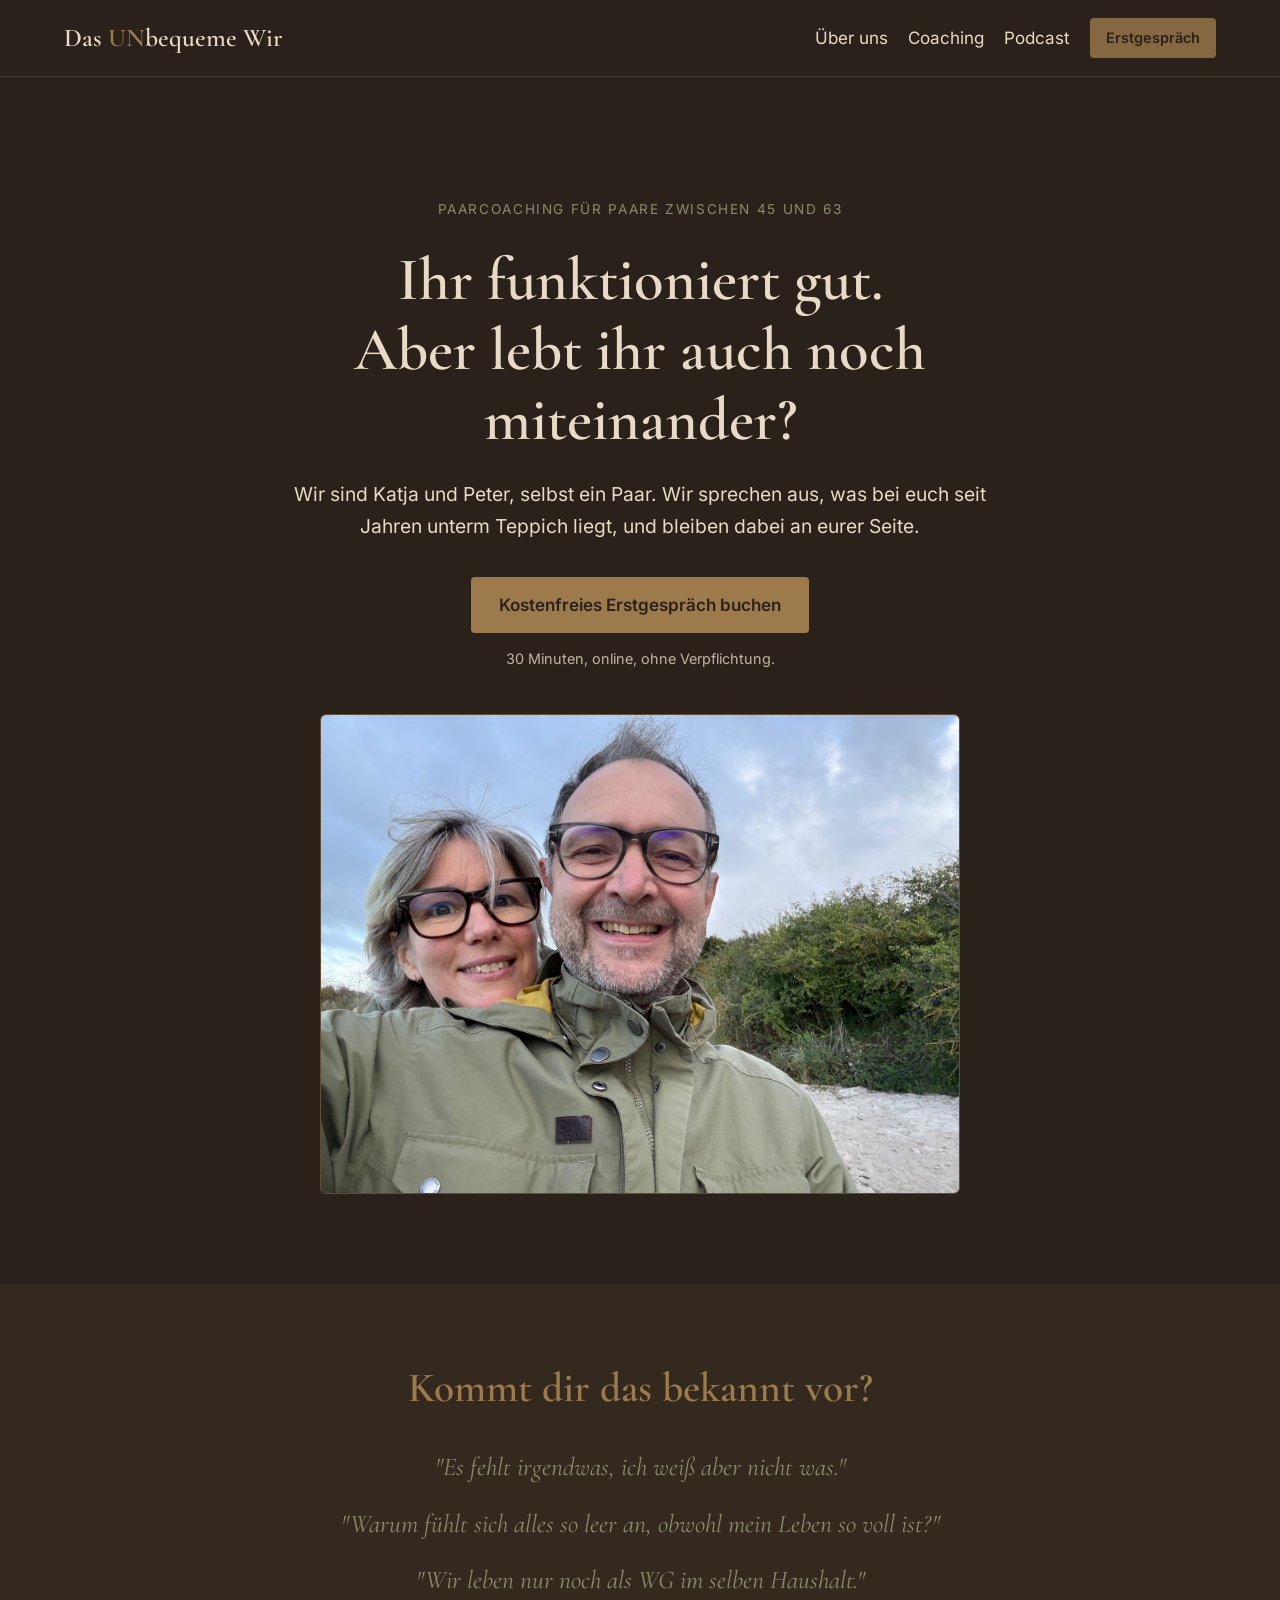
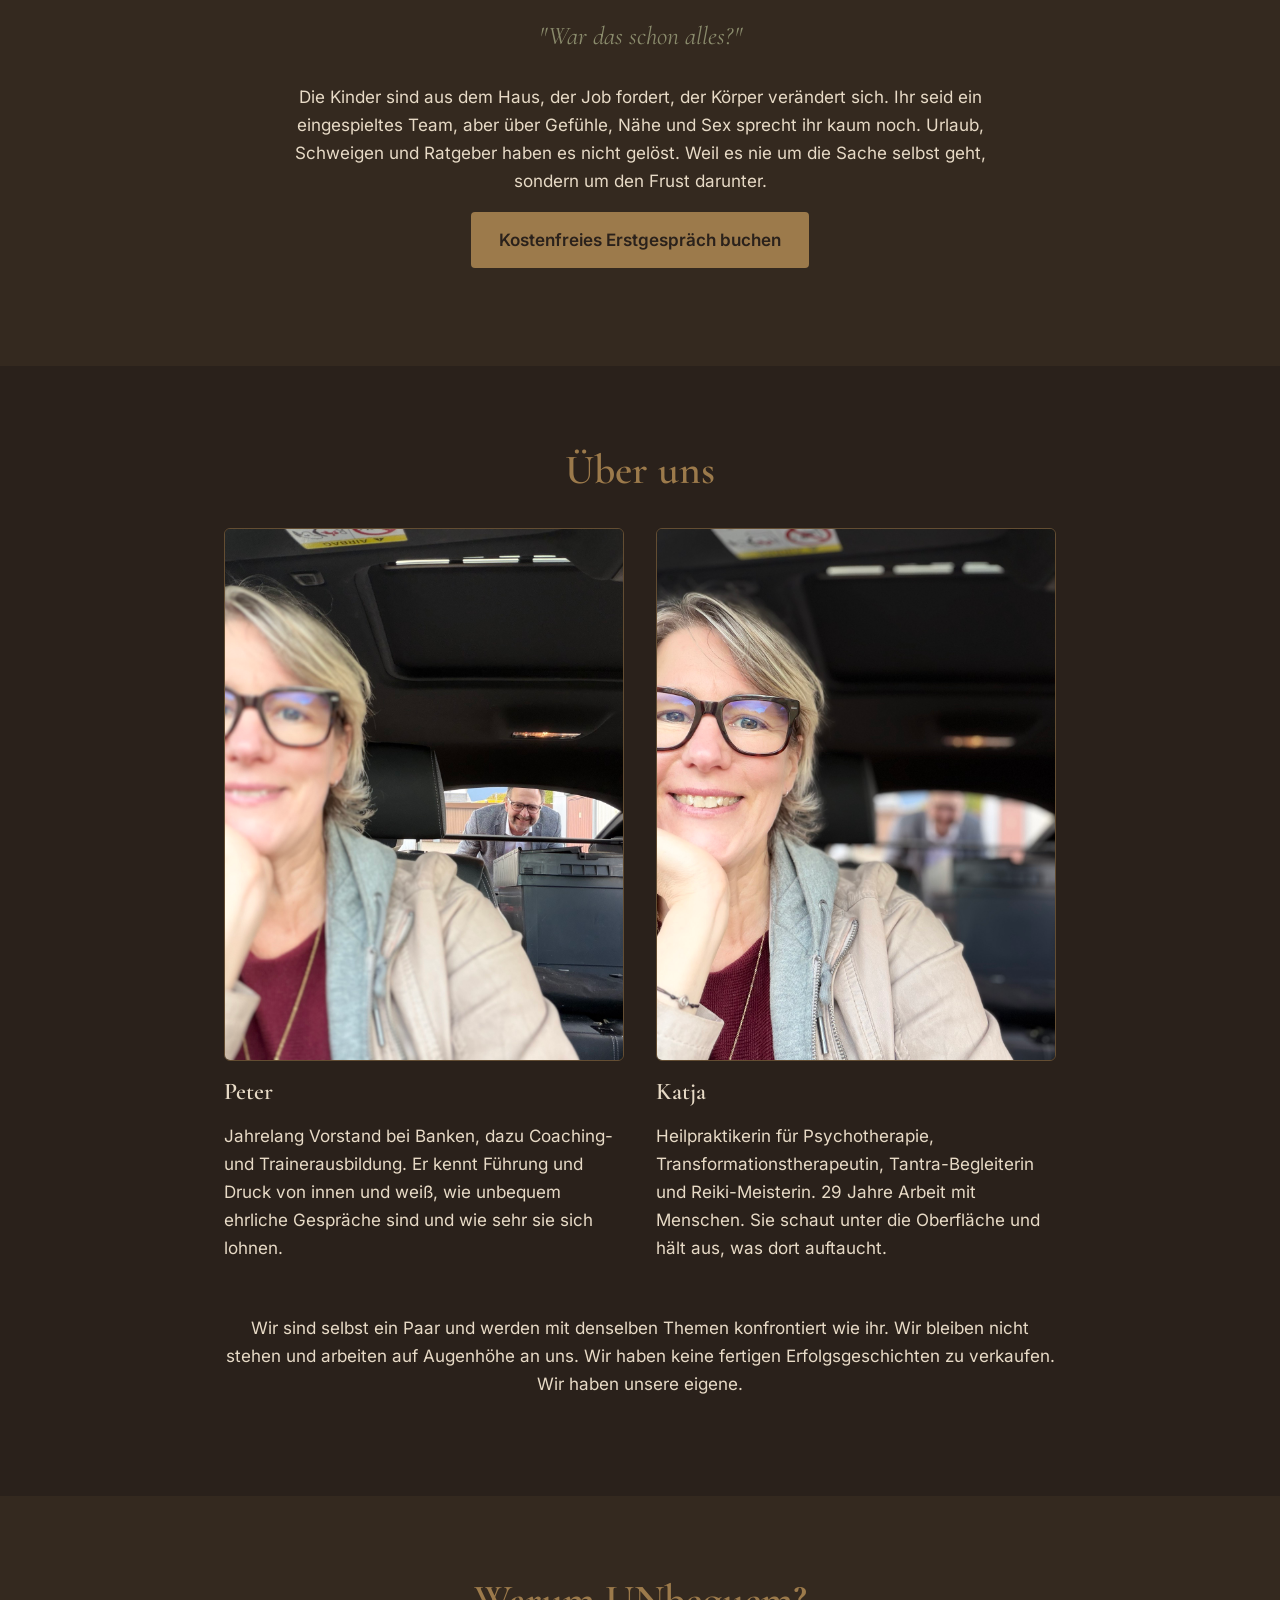
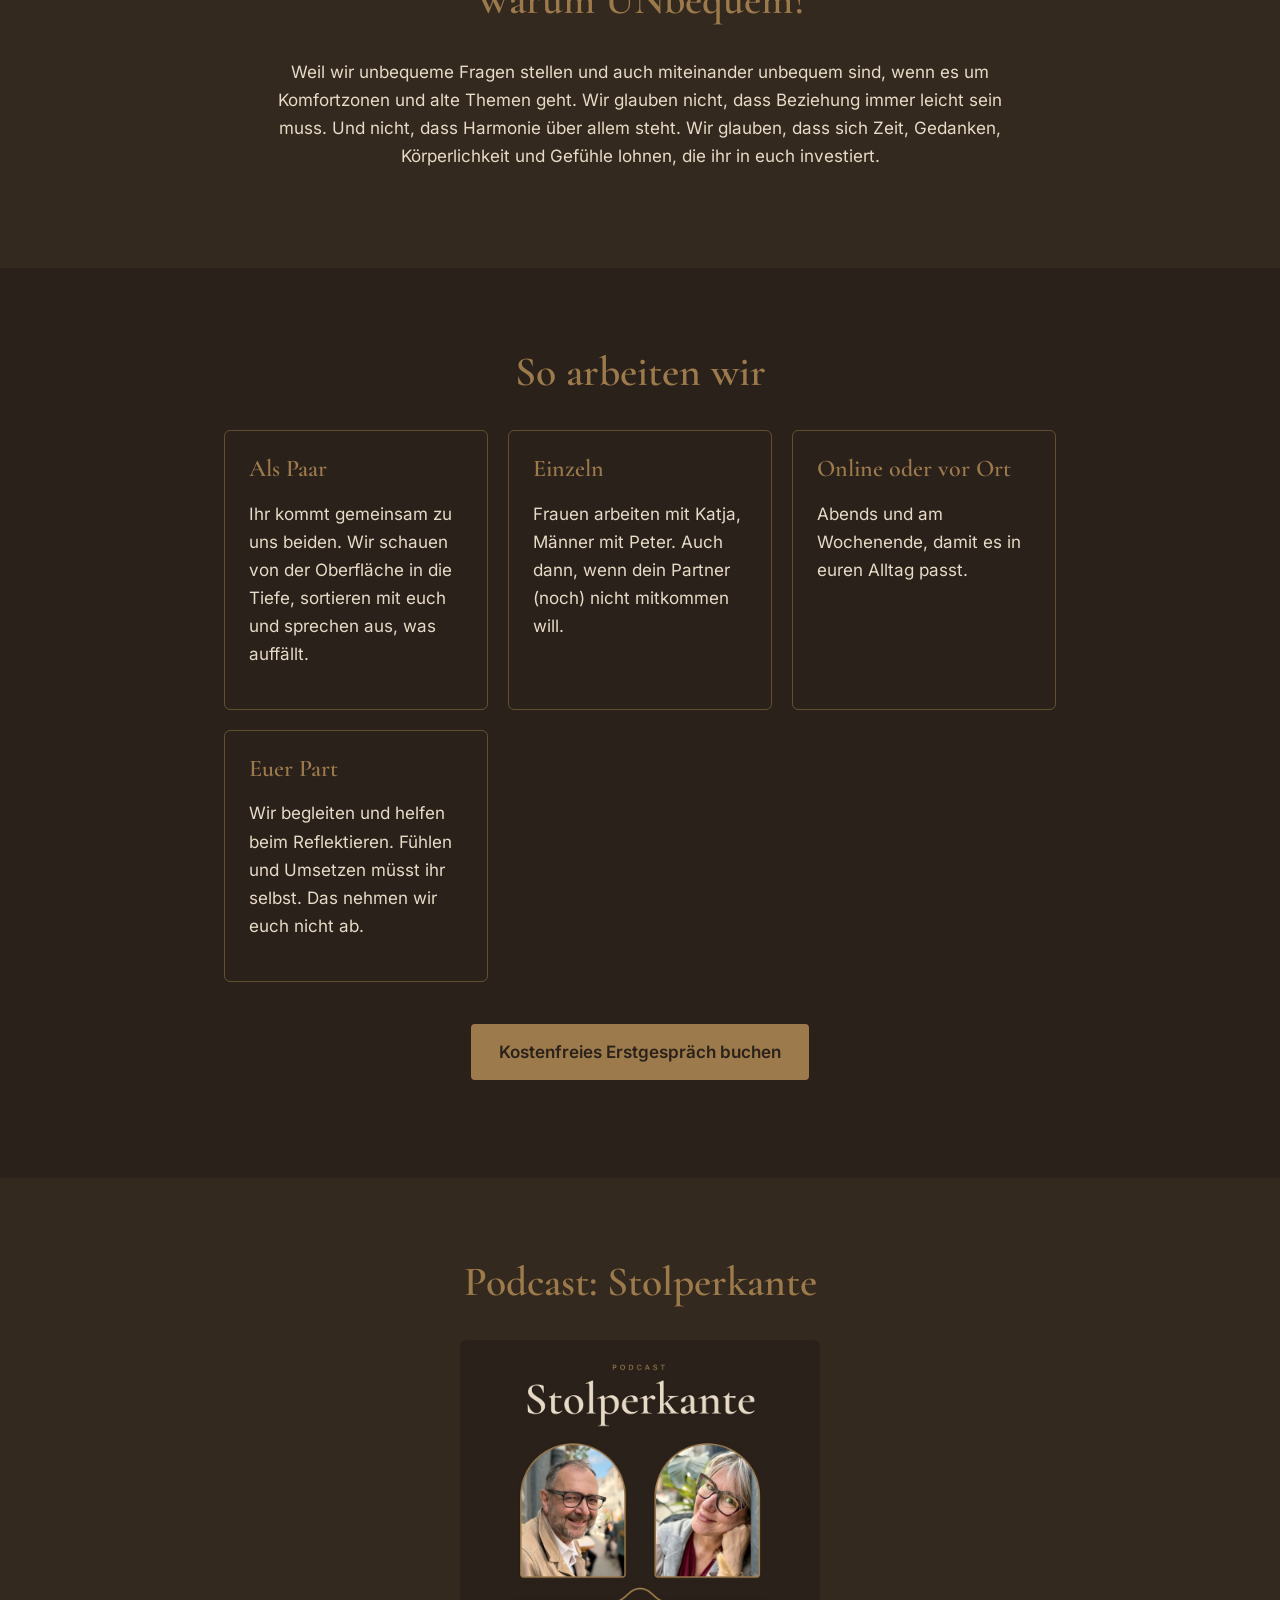
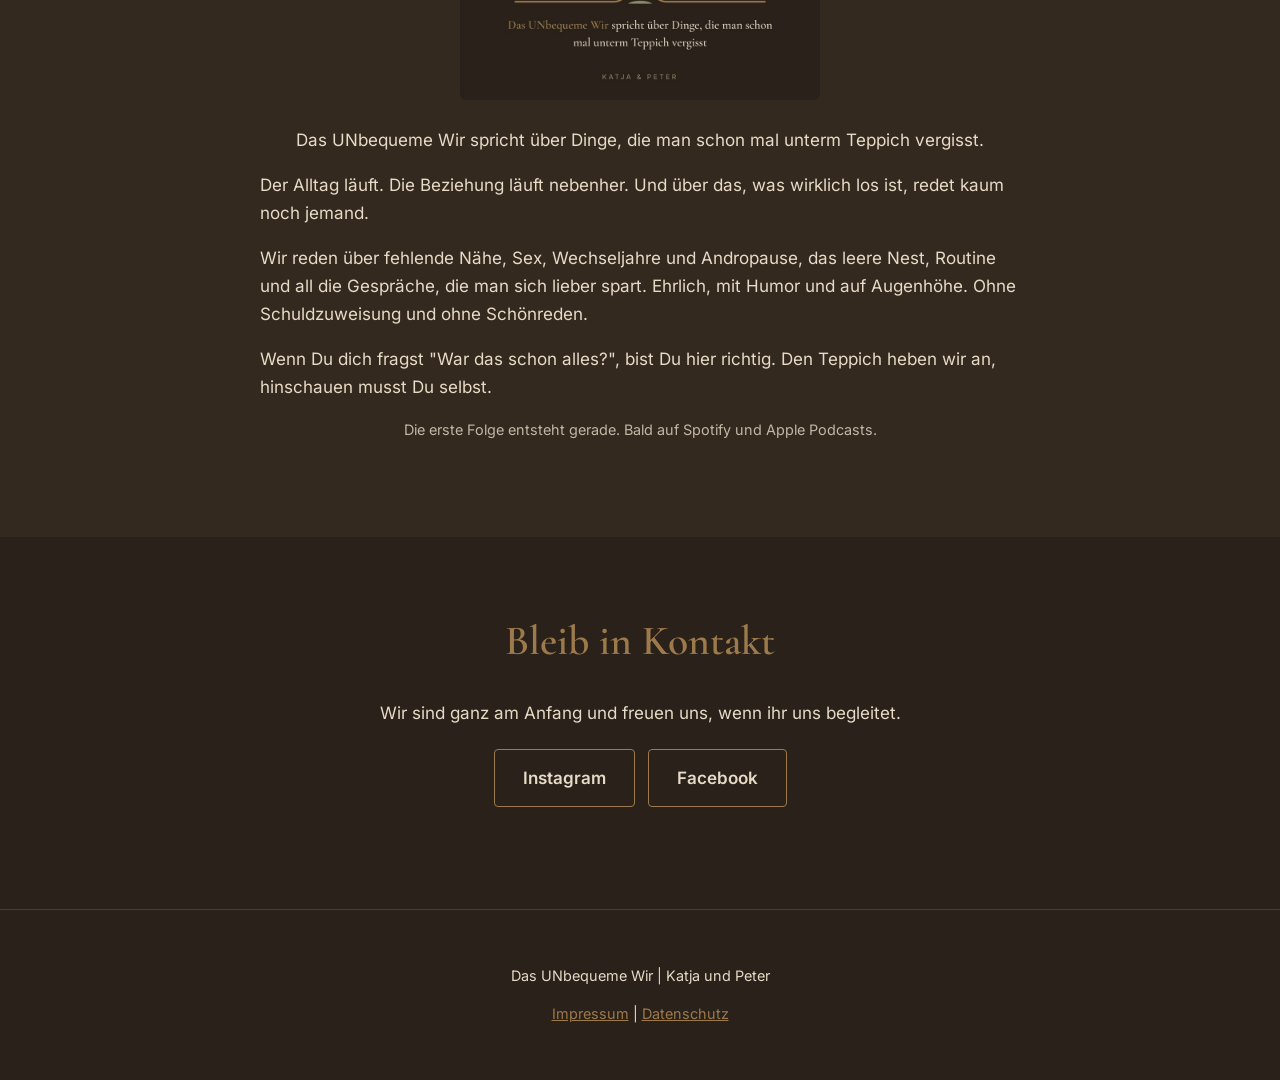
<file: index.html>
<!doctype html>
<html lang="de">
<head>
<meta charset="utf-8">
<meta name="viewport" content="width=device-width, initial-scale=1">
<title>Das UNbequeme Wir | Paarcoaching ab 45</title>
<meta name="description" content="Paarcoaching für Paare zwischen 45 und 63. Wir sind selbst ein Paar und sprechen aus, was sonst unterm Teppich bleibt. Kostenfreies Erstgespräch.">
<link rel="stylesheet" href="style.css">
</head>
<body>

<header class="top">
  <a class="logo" href="#">Das <b>UN</b>bequeme Wir</a>
  <nav>
    <a href="#ueber-uns">Über uns</a>
    <a href="#coaching">Coaching</a>
    <a href="#podcast">Podcast</a>
    <a class="btn small" href="https://zeeg.me/seelenrevolte/30min_gratis">Erstgespräch</a>
  </nav>
</header>

<main>

<section class="hero">
  <p class="kicker">Paarcoaching für Paare zwischen 45 und 63</p>
  <h1>Ihr funktioniert gut.<br>Aber lebt ihr auch noch miteinander?</h1>
  <p class="lead">Wir sind Katja und Peter, selbst ein Paar. Wir sprechen aus, was bei euch seit Jahren unterm Teppich liegt, und bleiben dabei an eurer Seite.</p>
  <a class="btn" href="https://zeeg.me/seelenrevolte/30min_gratis">Kostenfreies Erstgespräch buchen</a>
  <p class="small">30 Minuten, online, ohne Verpflichtung.</p>
  <figure class="foto wide">
    <img src="paar-strand.jpg" alt="Katja und Peter lächeln im Wind an der Düne in die Kamera" width="1600" height="1200">
  </figure>
</section>

<section class="band">
  <h2>Kommt dir das bekannt vor?</h2>
  <ul class="quotes">
    <li>"Es fehlt irgendwas, ich weiß aber nicht was."</li>
    <li>"Warum fühlt sich alles so leer an, obwohl mein Leben so voll ist?"</li>
    <li>"Wir leben nur noch als WG im selben Haushalt."</li>
    <li>"War das schon alles?"</li>
  </ul>
  <p class="center">Die Kinder sind aus dem Haus, der Job fordert, der Körper verändert sich. Ihr seid ein eingespieltes Team, aber über Gefühle, Nähe und Sex sprecht ihr kaum noch. Urlaub, Schweigen und Ratgeber haben es nicht gelöst. Weil es nie um die Sache selbst geht, sondern um den Frust darunter.</p>
  <p class="center"><a class="btn" href="https://zeeg.me/seelenrevolte/30min_gratis">Kostenfreies Erstgespräch buchen</a></p>
</section>

<section id="ueber-uns" class="wrap">
  <h2>Über uns</h2>
  <div class="two">
    <div>
      <img class="portrait" src="peter-auto.jpg" alt="Peter lächelt durch die Heckscheibe ins Auto, Katja ist unscharf im Vordergrund" width="1200" height="1600" loading="lazy">
      <h3>Peter</h3>
      <p>Jahrelang Vorstand bei Banken, dazu Coaching- und Trainerausbildung. Er kennt Führung und Druck von innen und weiß, wie unbequem ehrliche Gespräche sind und wie sehr sie sich lohnen.</p>
    </div>
    <div>
      <img class="portrait" src="katja-auto.jpg" alt="Katja lächelt im Auto in die Kamera, Peter ist unscharf im Hintergrund" width="1200" height="1600" loading="lazy">
      <h3>Katja</h3>
      <p>Heilpraktikerin für Psychotherapie, Transformationstherapeutin, Tantra-Begleiterin und Reiki-Meisterin. 29 Jahre Arbeit mit Menschen. Sie schaut unter die Oberfläche und hält aus, was dort auftaucht.</p>
    </div>
  </div>
  <p class="center">Wir sind selbst ein Paar und werden mit denselben Themen konfrontiert wie ihr. Wir bleiben nicht stehen und arbeiten auf Augenhöhe an uns. Wir haben keine fertigen Erfolgsgeschichten zu verkaufen. Wir haben unsere eigene.</p>
</section>

<section class="band">
  <h2>Warum UNbequem?</h2>
  <p class="center">Weil wir unbequeme Fragen stellen und auch miteinander unbequem sind, wenn es um Komfortzonen und alte Themen geht. Wir glauben nicht, dass Beziehung immer leicht sein muss. Und nicht, dass Harmonie über allem steht. Wir glauben, dass sich Zeit, Gedanken, Körperlichkeit und Gefühle lohnen, die ihr in euch investiert.</p>
</section>

<section id="coaching" class="wrap">
  <h2>So arbeiten wir</h2>
  <div class="grid">
    <div class="card"><h3>Als Paar</h3><p>Ihr kommt gemeinsam zu uns beiden. Wir schauen von der Oberfläche in die Tiefe, sortieren mit euch und sprechen aus, was auffällt.</p></div>
    <div class="card"><h3>Einzeln</h3><p>Frauen arbeiten mit Katja, Männer mit Peter. Auch dann, wenn dein Partner (noch) nicht mitkommen will.</p></div>
    <div class="card"><h3>Online oder vor Ort</h3><p>Abends und am Wochenende, damit es in euren Alltag passt.</p></div>
    <div class="card"><h3>Euer Part</h3><p>Wir begleiten und helfen beim Reflektieren. Fühlen und Umsetzen müsst ihr selbst. Das nehmen wir euch nicht ab.</p></div>
  </div>
  <p class="center"><a class="btn" href="https://zeeg.me/seelenrevolte/30min_gratis">Kostenfreies Erstgespräch buchen</a></p>
</section>

<section id="podcast" class="band">
  <h2>Podcast: Stolperkante</h2>
  <img class="cover" src="podcast-cover.jpg" alt="Podcast-Cover Stolperkante mit Peter und Katja" width="900" height="900" loading="lazy">
  <p class="center">Das UNbequeme Wir spricht über Dinge, die man schon mal unterm Teppich vergisst.</p>
  <p>Der Alltag läuft. Die Beziehung läuft nebenher. Und über das, was wirklich los ist, redet kaum noch jemand.</p>
  <p>Wir reden über fehlende Nähe, Sex, Wechseljahre und Andropause, das leere Nest, Routine und all die Gespräche, die man sich lieber spart. Ehrlich, mit Humor und auf Augenhöhe. Ohne Schuldzuweisung und ohne Schönreden.</p>
  <p>Wenn Du dich fragst "War das schon alles?", bist Du hier richtig. Den Teppich heben wir an, hinschauen musst Du selbst.</p>
  <p class="center small">Die erste Folge entsteht gerade. Bald auf Spotify und Apple Podcasts.</p>
</section>

<section class="wrap center">
  <h2>Bleib in Kontakt</h2>
  <p>Wir sind ganz am Anfang und freuen uns, wenn ihr uns begleitet.</p>
  <p><a class="btn ghost" href="https://www.instagram.com/dasunbequemewir">Instagram</a>
  <a class="btn ghost" href="https://www.facebook.com/people/Das-UNbequeme-Wir/61579432570109/">Facebook</a></p>
</section>

</main>

<footer>
  <p>Das UNbequeme Wir | Katja und Peter</p>
  <p><a href="impressum.html">Impressum</a> | <a href="datenschutz.html">Datenschutz</a></p>
</footer>

</body>
</html>
</file>
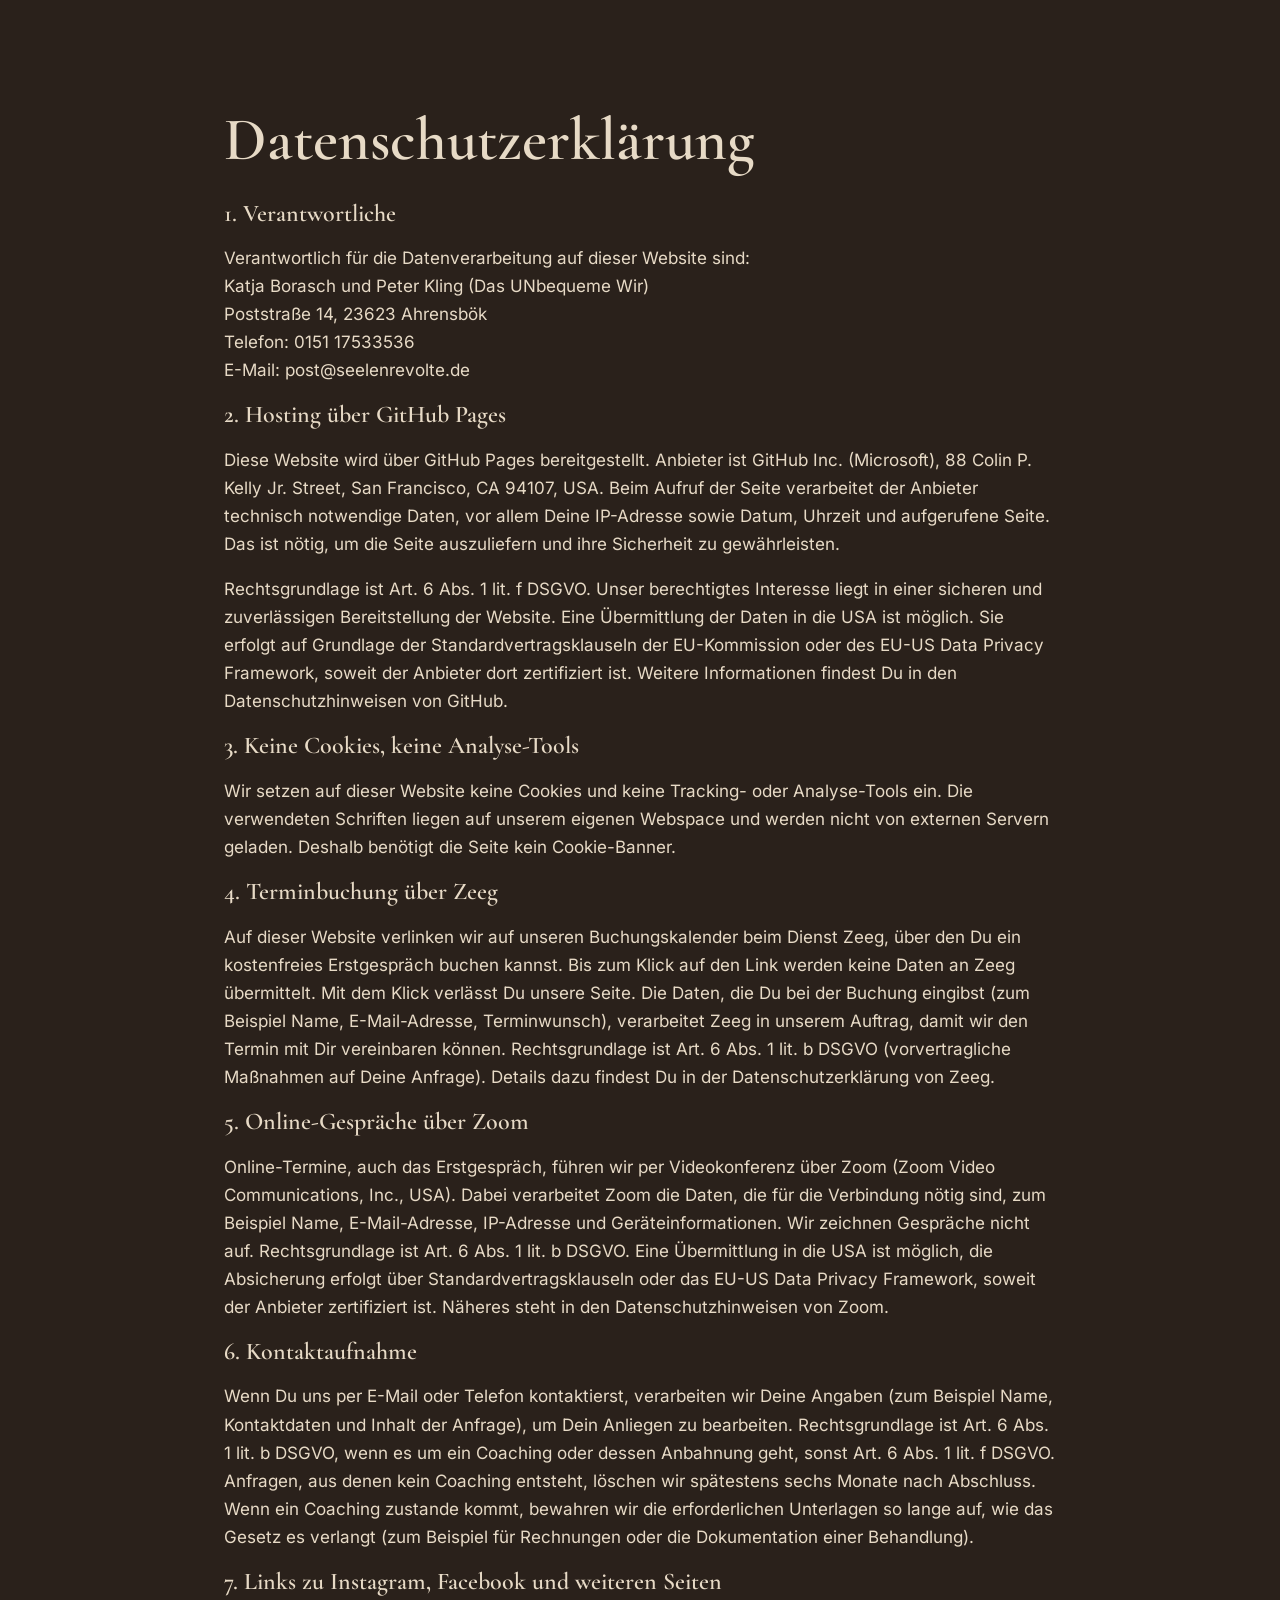
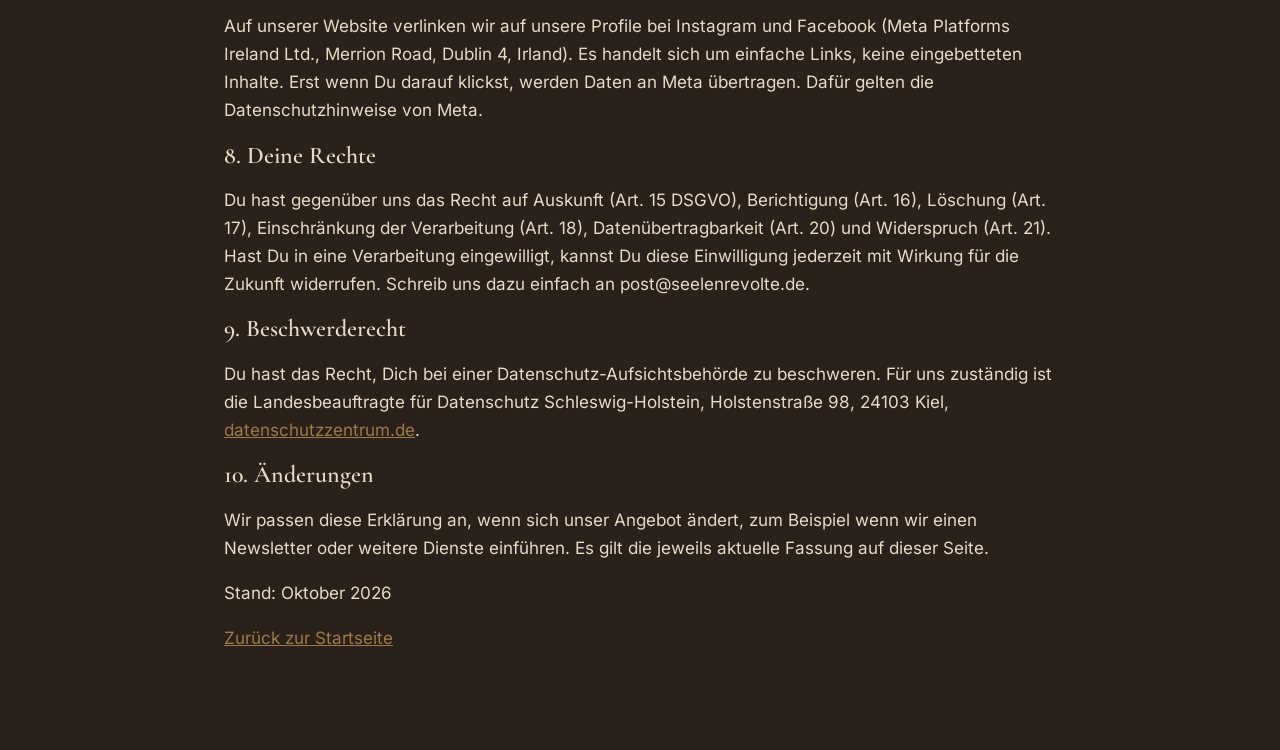
<file: datenschutz.html>
<!doctype html>
<html lang="de">
<head>
<meta charset="utf-8">
<meta name="viewport" content="width=device-width, initial-scale=1">
<title>Datenschutz | Das UNbequeme Wir</title>
<link rel="stylesheet" href="style.css">
</head>
<body>
<main class="wrap">
<h1>Datenschutzerklärung</h1>

<h3>1. Verantwortliche</h3>
<p>Verantwortlich für die Datenverarbeitung auf dieser Website sind:<br>
Katja Borasch und Peter Kling (Das UNbequeme Wir)<br>
Poststraße 14, 23623 Ahrensbök<br>
Telefon: 0151 17533536<br>
E-Mail: post@seelenrevolte.de</p>

<h3>2. Hosting über GitHub Pages</h3>
<p>Diese Website wird über GitHub Pages bereitgestellt. Anbieter ist GitHub Inc. (Microsoft), 88 Colin P. Kelly Jr. Street, San Francisco, CA 94107, USA. Beim Aufruf der Seite verarbeitet der Anbieter technisch notwendige Daten, vor allem Deine IP-Adresse sowie Datum, Uhrzeit und aufgerufene Seite. Das ist nötig, um die Seite auszuliefern und ihre Sicherheit zu gewährleisten.</p>
<p>Rechtsgrundlage ist Art. 6 Abs. 1 lit. f DSGVO. Unser berechtigtes Interesse liegt in einer sicheren und zuverlässigen Bereitstellung der Website. Eine Übermittlung der Daten in die USA ist möglich. Sie erfolgt auf Grundlage der Standardvertragsklauseln der EU-Kommission oder des EU-US Data Privacy Framework, soweit der Anbieter dort zertifiziert ist. Weitere Informationen findest Du in den Datenschutzhinweisen von GitHub.</p>

<h3>3. Keine Cookies, keine Analyse-Tools</h3>
<p>Wir setzen auf dieser Website keine Cookies und keine Tracking- oder Analyse-Tools ein. Die verwendeten Schriften liegen auf unserem eigenen Webspace und werden nicht von externen Servern geladen. Deshalb benötigt die Seite kein Cookie-Banner.</p>

<h3>4. Terminbuchung über Zeeg</h3>
<p>Auf dieser Website verlinken wir auf unseren Buchungskalender beim Dienst Zeeg, über den Du ein kostenfreies Erstgespräch buchen kannst. Bis zum Klick auf den Link werden keine Daten an Zeeg übermittelt. Mit dem Klick verlässt Du unsere Seite. Die Daten, die Du bei der Buchung eingibst (zum Beispiel Name, E-Mail-Adresse, Terminwunsch), verarbeitet Zeeg in unserem Auftrag, damit wir den Termin mit Dir vereinbaren können. Rechtsgrundlage ist Art. 6 Abs. 1 lit. b DSGVO (vorvertragliche Maßnahmen auf Deine Anfrage). Details dazu findest Du in der Datenschutzerklärung von Zeeg.</p>

<h3>5. Online-Gespräche über Zoom</h3>
<p>Online-Termine, auch das Erstgespräch, führen wir per Videokonferenz über Zoom (Zoom Video Communications, Inc., USA). Dabei verarbeitet Zoom die Daten, die für die Verbindung nötig sind, zum Beispiel Name, E-Mail-Adresse, IP-Adresse und Geräteinformationen. Wir zeichnen Gespräche nicht auf. Rechtsgrundlage ist Art. 6 Abs. 1 lit. b DSGVO. Eine Übermittlung in die USA ist möglich, die Absicherung erfolgt über Standardvertragsklauseln oder das EU-US Data Privacy Framework, soweit der Anbieter zertifiziert ist. Näheres steht in den Datenschutzhinweisen von Zoom.</p>

<h3>6. Kontaktaufnahme</h3>
<p>Wenn Du uns per E-Mail oder Telefon kontaktierst, verarbeiten wir Deine Angaben (zum Beispiel Name, Kontaktdaten und Inhalt der Anfrage), um Dein Anliegen zu bearbeiten. Rechtsgrundlage ist Art. 6 Abs. 1 lit. b DSGVO, wenn es um ein Coaching oder dessen Anbahnung geht, sonst Art. 6 Abs. 1 lit. f DSGVO. Anfragen, aus denen kein Coaching entsteht, löschen wir spätestens sechs Monate nach Abschluss. Wenn ein Coaching zustande kommt, bewahren wir die erforderlichen Unterlagen so lange auf, wie das Gesetz es verlangt (zum Beispiel für Rechnungen oder die Dokumentation einer Behandlung).</p>

<h3>7. Links zu Instagram, Facebook und weiteren Seiten</h3>
<p>Auf unserer Website verlinken wir auf unsere Profile bei Instagram und Facebook (Meta Platforms Ireland Ltd., Merrion Road, Dublin 4, Irland). Es handelt sich um einfache Links, keine eingebetteten Inhalte. Erst wenn Du darauf klickst, werden Daten an Meta übertragen. Dafür gelten die Datenschutzhinweise von Meta.</p>

<h3>8. Deine Rechte</h3>
<p>Du hast gegenüber uns das Recht auf Auskunft (Art. 15 DSGVO), Berichtigung (Art. 16), Löschung (Art. 17), Einschränkung der Verarbeitung (Art. 18), Datenübertragbarkeit (Art. 20) und Widerspruch (Art. 21). Hast Du in eine Verarbeitung eingewilligt, kannst Du diese Einwilligung jederzeit mit Wirkung für die Zukunft widerrufen. Schreib uns dazu einfach an post@seelenrevolte.de.</p>

<h3>9. Beschwerderecht</h3>
<p>Du hast das Recht, Dich bei einer Datenschutz-Aufsichtsbehörde zu beschweren. Für uns zuständig ist die Landesbeauftragte für Datenschutz Schleswig-Holstein, Holstenstraße 98, 24103 Kiel, <a href="https://www.datenschutzzentrum.de">datenschutzzentrum.de</a>.</p>

<h3>10. Änderungen</h3>
<p>Wir passen diese Erklärung an, wenn sich unser Angebot ändert, zum Beispiel wenn wir einen Newsletter oder weitere Dienste einführen. Es gilt die jeweils aktuelle Fassung auf dieser Seite.</p>
<p>Stand: Oktober 2026</p>

<p><a href="index.html">Zurück zur Startseite</a></p>
</main>
</body>
</html>
</file>
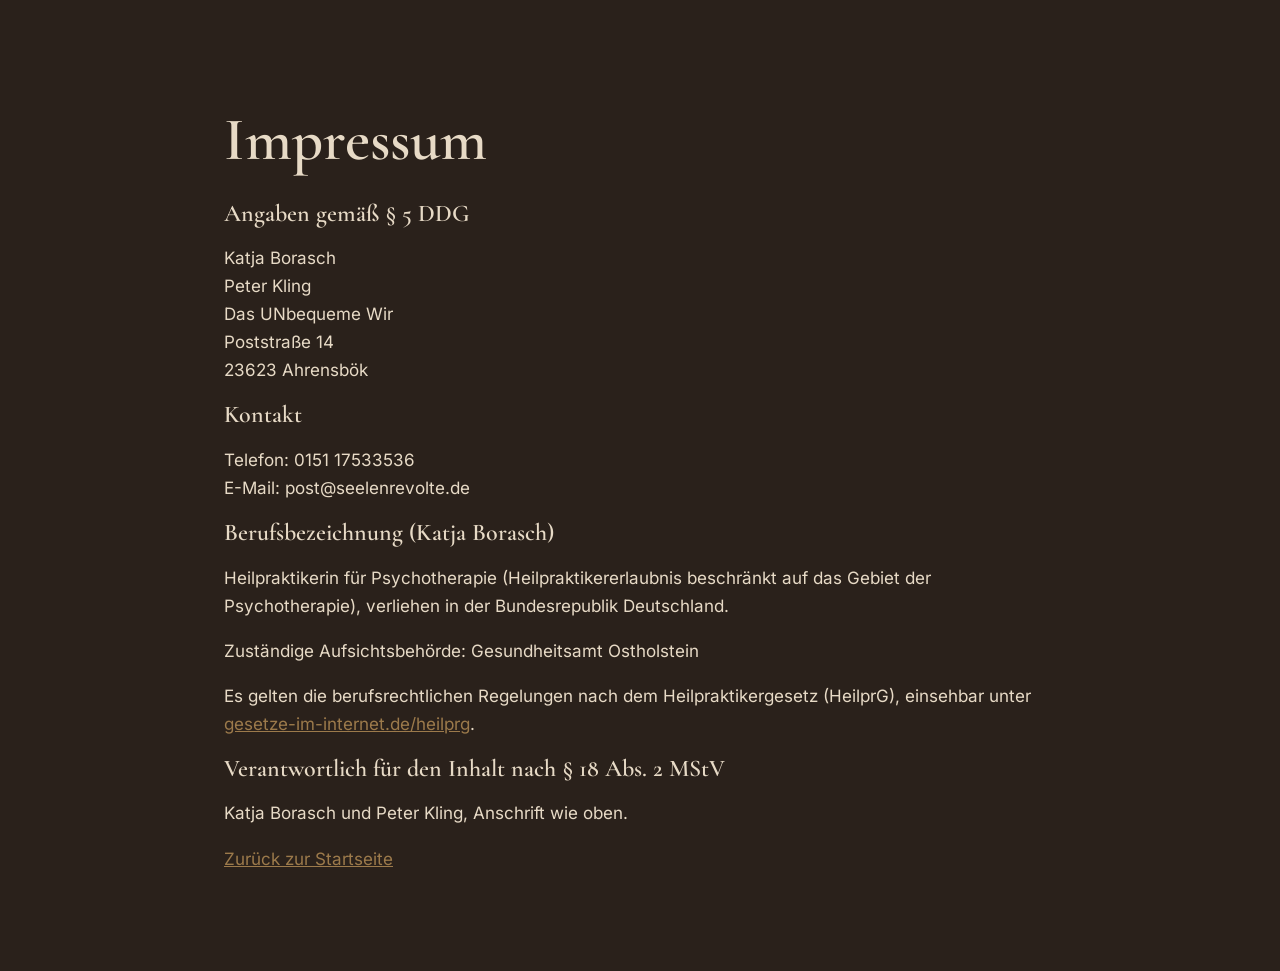
<file: impressum.html>
<!doctype html>
<html lang="de">
<head>
<meta charset="utf-8">
<meta name="viewport" content="width=device-width, initial-scale=1">
<title>Impressum | Das UNbequeme Wir</title>
<link rel="stylesheet" href="style.css">
</head>
<body>
<main class="wrap">
<h1>Impressum</h1>

<h3>Angaben gemäß § 5 DDG</h3>
<p>Katja Borasch<br>
Peter Kling<br>
Das UNbequeme Wir<br>
Poststraße 14<br>
23623 Ahrensbök</p>

<h3>Kontakt</h3>
<p>Telefon: 0151 17533536<br>
E-Mail: post@seelenrevolte.de</p>

<h3>Berufsbezeichnung (Katja Borasch)</h3>
<p>Heilpraktikerin für Psychotherapie (Heilpraktikererlaubnis beschränkt auf das Gebiet der Psychotherapie), verliehen in der Bundesrepublik Deutschland.</p>
<p>Zuständige Aufsichtsbehörde: Gesundheitsamt Ostholstein</p>
<p>Es gelten die berufsrechtlichen Regelungen nach dem Heilpraktikergesetz (HeilprG), einsehbar unter <a href="https://www.gesetze-im-internet.de/heilprg/">gesetze-im-internet.de/heilprg</a>.</p>

<h3>Verantwortlich für den Inhalt nach § 18 Abs. 2 MStV</h3>
<p>Katja Borasch und Peter Kling, Anschrift wie oben.</p>

<p><a href="index.html">Zurück zur Startseite</a></p>
</main>
</body>
</html>
</file>
<file: style.css>
@font-face{font-family:"Cormorant Garamond";font-weight:600;font-style:normal;font-display:swap;src:url(cormorant-garamond-latin-600-normal.woff2) format("woff2")}
@font-face{font-family:"Cormorant Garamond";font-weight:400;font-style:italic;font-display:swap;src:url(cormorant-garamond-latin-400-italic.woff2) format("woff2")}
@font-face{font-family:Inter;font-weight:400;font-style:normal;font-display:swap;src:url(inter-latin-400-normal.woff2) format("woff2")}
@font-face{font-family:Inter;font-weight:600;font-style:normal;font-display:swap;src:url(inter-latin-600-normal.woff2) format("woff2")}
:root{--espresso:#2A211B;--bronze:#9C7A4B;--salbei:#8A8B6C;--sand:#E7DAC6}
*{box-sizing:border-box}
html{scroll-behavior:smooth}
body{margin:0;background:var(--espresso);color:var(--sand);font-family:Inter,system-ui,-apple-system,"Segoe UI",sans-serif;line-height:1.65;font-size:17px}
h1,h2,h3,.logo{font-family:"Cormorant Garamond",Garamond,Georgia,serif;font-weight:600;line-height:1.15}
h1{font-size:clamp(2.2rem,6vw,3.8rem);margin:.4em 0}
h2{font-size:clamp(1.8rem,4vw,2.6rem);color:var(--bronze);text-align:center;margin:0 0 .8em}
h3{font-size:1.5rem;color:var(--sand);margin:0 0 .3em}
a{color:var(--bronze)}
.top{display:flex;justify-content:space-between;align-items:center;flex-wrap:wrap;gap:12px;padding:18px 5vw;border-bottom:1px solid rgba(231,218,198,.15)}
.logo{font-size:1.6rem;text-decoration:none;color:var(--sand)}
.logo b{color:var(--bronze)}
nav{display:flex;gap:20px;align-items:center;flex-wrap:wrap}
nav a{text-decoration:none;color:var(--sand)}
.btn{display:inline-block;background:var(--bronze);color:var(--espresso);padding:14px 28px;border-radius:4px;text-decoration:none;font-weight:600}
.btn:hover{background:var(--sand)}
.btn.small{padding:8px 16px;color:var(--espresso)}
.btn.ghost{background:none;border:1px solid var(--bronze);color:var(--sand);margin:4px}
.btn.ghost:hover{background:var(--bronze);color:var(--espresso)}
.hero{text-align:center;padding:12vh 5vw 10vh;max-width:860px;margin:0 auto}
.kicker{color:var(--salbei);letter-spacing:.12em;text-transform:uppercase;font-size:.85rem}
.lead{font-size:1.2rem;margin:1.2em auto 1.8em}
.small{font-size:.9rem;opacity:.8}
.wrap{max-width:960px;margin:0 auto;padding:9vh 5vw}
.band{background:#34291f;padding:9vh 5vw}
.band>*{max-width:760px;margin-left:auto;margin-right:auto}
.center{text-align:center}
.quotes{list-style:none;padding:0;margin:0 auto 1.5em;display:grid;gap:14px}
.quotes li{font-family:"Cormorant Garamond",Georgia,serif;font-size:1.6rem;font-style:italic;color:var(--salbei);text-align:center}
.two{display:grid;grid-template-columns:1fr 1fr;gap:32px;margin-bottom:2em}
.foto{margin:0 auto 2.5em;max-width:420px}
.hero .foto{margin:2.5em auto 0;max-width:640px}
.foto.wide{margin-top:2.5em}
.portrait{width:100%;height:auto;display:block;border-radius:6px;margin:0 0 1em;border:1px solid rgba(156,122,75,.5)}
.cover{display:block;width:100%;max-width:360px;height:auto;margin:0 auto 1.5em;border-radius:6px}
.foto img{width:100%;height:auto;display:block;border-radius:6px;border:1px solid rgba(156,122,75,.5)}
.grid{display:grid;grid-template-columns:repeat(auto-fit,minmax(220px,1fr));gap:20px;margin-bottom:2.5em}
.card{border:1px solid rgba(156,122,75,.5);border-radius:6px;padding:24px}
.card h3{color:var(--bronze)}
footer{text-align:center;padding:40px 5vw;border-top:1px solid rgba(231,218,198,.15);font-size:.9rem}
@media(max-width:700px){.two{grid-template-columns:1fr}}
</file>
